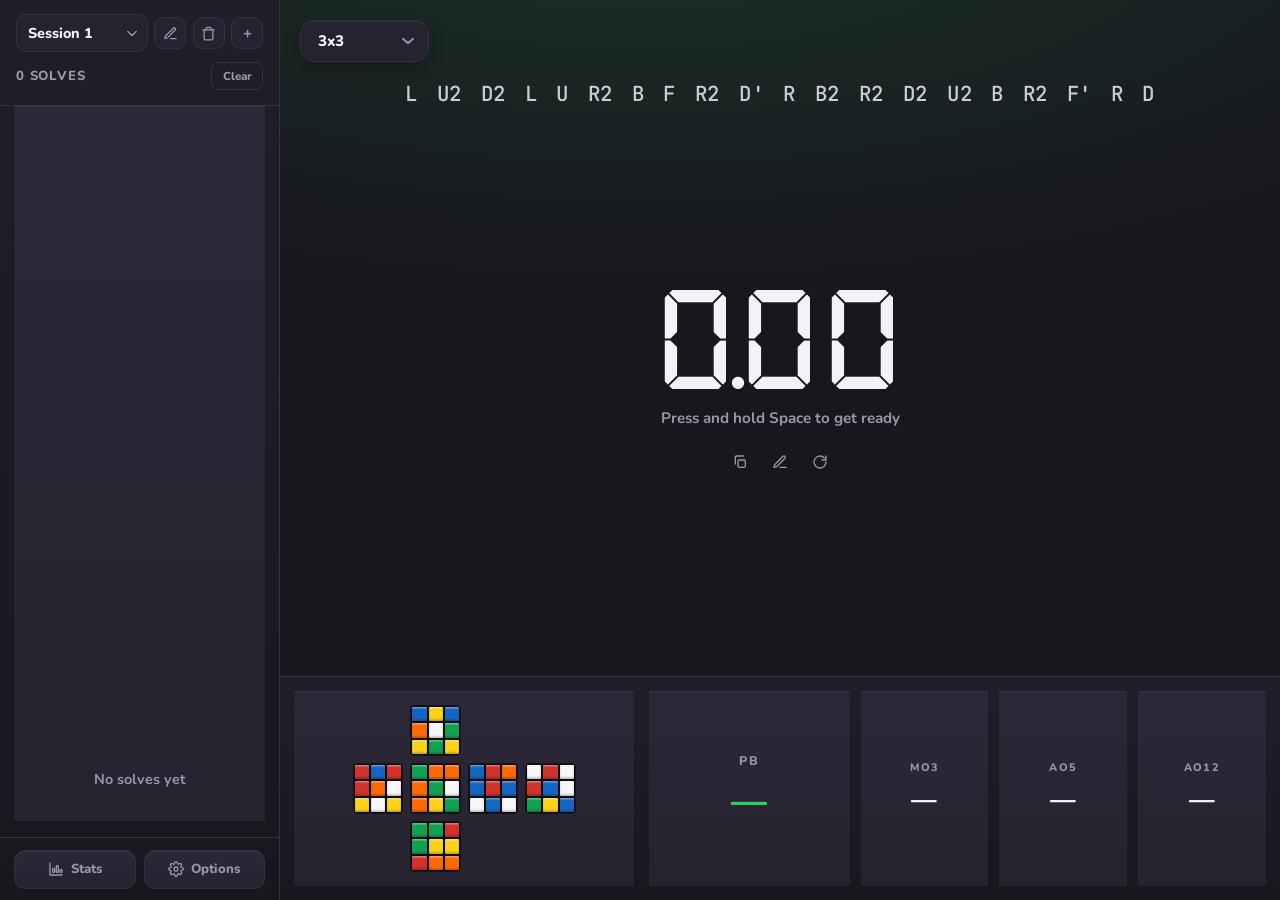
<file: index.html>
<!DOCTYPE html>
<html lang="en">
<head>
  <meta charset="UTF-8" />
  <meta name="viewport" content="width=device-width, initial-scale=1.0" />
  <meta name="theme-color" content="#18171e" />
  <title>Cube Timer</title>
  <link rel="icon" href="data:image/svg+xml,%3Csvg xmlns='http://www.w3.org/2000/svg' viewBox='0 0 32 32'%3E%3Crect width='32' height='32' rx='7' fill='%2318171e'/%3E%3Crect x='6' y='6' width='8.5' height='8.5' rx='2' fill='%23e5463b'/%3E%3Crect x='17.5' y='6' width='8.5' height='8.5' rx='2' fill='%2318b45f'/%3E%3Crect x='6' y='17.5' width='8.5' height='8.5' rx='2' fill='%232b7fff'/%3E%3Crect x='17.5' y='17.5' width='8.5' height='8.5' rx='2' fill='%23ffd21a'/%3E%3C/svg%3E" />
  <link rel="preconnect" href="https://fonts.googleapis.com" />
  <link rel="preconnect" href="https://fonts.gstatic.com" crossorigin />
  <link href="https://fonts.googleapis.com/css2?family=JetBrains+Mono:wght@400;500&family=Nunito:wght@400;600;700;800;900&display=swap" rel="stylesheet" />
  <link rel="stylesheet" href="style.css?v=26" />
</head>
<body>
  <div class="modal-backdrop settings-modal" id="settings-panel" hidden>
    <div class="modal" role="dialog" aria-modal="true">
      <button class="modal-close" id="settings-close" type="button" aria-label="Close">×</button>
      <h2 class="modal-title">Options</h2>

      <div class="opt-group">
        <span class="opt-group-label">Theme</span>
        <div class="theme-row">
          <select class="theme-select" id="theme-select">
            <option value="green">Green</option>
            <option value="ocean">Ocean</option>
            <option value="violet">Violet</option>
            <option value="rose">Rose</option>
            <option value="ember">Ember</option>
            <option value="mint">Mint</option>
            <option value="light">Light</option>
            <option value="custom">Custom</option>
          </select>
          <input type="color" class="accent-color" id="accent-color" title="Custom accent color" aria-label="Custom accent color" />
        </div>
      </div>

      <div class="opt-group">
        <span class="opt-group-label">Input</span>
        <label class="opt">
          <span>Manual time entry</span>
          <input type="checkbox" id="opt-manual" />
          <span class="switch"></span>
        </label>
      </div>

      <div class="opt-group">
        <span class="opt-group-label">Timer</span>
        <div class="opt">
          <span>Font</span>
          <select class="opt-dropdown" id="opt-timer-font">
            <option value="digital">Digital</option>
            <option value="mono">Mono</option>
            <option value="rounded">Rounded</option>
          </select>
        </div>
        <div class="opt">
          <span>While solving</span>
          <select class="opt-dropdown" id="opt-running-display">
            <option value="full">Full time</option>
            <option value="seconds">Seconds only</option>
            <option value="hidden">Hidden (“solve”)</option>
          </select>
        </div>
        <label class="opt">
          <span>WCA inspection (15s)</span>
          <input type="checkbox" id="opt-inspection" />
          <span class="switch"></span>
        </label>
        <label class="opt">
          <span>Hide interface during solve</span>
          <input type="checkbox" id="opt-hide-ui" />
          <span class="switch"></span>
        </label>
      </div>

      <div class="opt-group">
        <span class="opt-group-label">Statistics</span>
        <label class="opt">
          <span>Show mo3</span>
          <input type="checkbox" id="opt-show-mo3" />
          <span class="switch"></span>
        </label>
        <label class="opt">
          <span>Show Ao50</span>
          <input type="checkbox" id="opt-show-ao50" />
          <span class="switch"></span>
        </label>
        <label class="opt">
          <span>Show Ao100</span>
          <input type="checkbox" id="opt-show-ao100" />
          <span class="switch"></span>
        </label>
      </div>

      <div class="opt-group">
        <span class="opt-group-label">Data</span>
        <div class="data-row">
          <button class="data-btn" id="data-export" type="button">Export backup</button>
        </div>
        <div class="data-row">
          <button class="data-btn" id="data-import" type="button">Import (replace)</button>
          <button class="data-btn" id="data-merge" type="button">Merge</button>
        </div>
        <p class="opt-note"><strong>Merge</strong> combines another device's solves with yours — duplicates skipped, nothing overwritten. <strong>Import</strong> replaces everything on this device with the backup.</p>
        <p class="data-status" id="data-status" hidden></p>
        <input type="file" id="data-import-input" accept="application/json,.json" hidden />
      </div>
    </div>
  </div>

  <!-- Left sidebar: solves -->
  <aside class="sidebar" id="sidebar" aria-label="Solve history">
    <div class="sidebar-header">
      <div class="session-row">
        <select class="session-select" id="session-select" aria-label="Session"></select>
        <button class="session-btn" id="session-rename" type="button" title="Rename session" aria-label="Rename session">
          <svg viewBox="0 0 24 24" fill="none" stroke-width="2" stroke-linecap="round" stroke-linejoin="round"><path d="M12 20h9"/><path d="M16.5 3.5a2.12 2.12 0 0 1 3 3L7 19l-4 1 1-4z"/></svg>
        </button>
        <button class="session-btn danger" id="session-delete" type="button" title="Delete session" aria-label="Delete session">
          <svg viewBox="0 0 24 24" fill="none" stroke-width="2" stroke-linecap="round" stroke-linejoin="round"><path d="M3 6h18"/><path d="M8 6V4a2 2 0 0 1 2-2h4a2 2 0 0 1 2 2v2m3 0v14a2 2 0 0 1-2 2H7a2 2 0 0 1-2-2V6"/></svg>
        </button>
        <button class="session-btn" id="session-new" type="button" title="New session" aria-label="New session">+</button>
      </div>
      <div class="sidebar-sub">
        <span class="sidebar-count"><span id="sidebar-count">0</span> solves</span>
        <button class="clear-all" id="clear-all" type="button">Clear</button>
      </div>
    </div>
    <div class="pb-averages" id="pb-averages">
      <div class="pb-avg" id="pb-avg-mo3"><span class="pb-avg-label">PB mo3</span><span class="pb-avg-value" id="pb-mo3">—</span></div>
      <div class="pb-avg"><span class="pb-avg-label">PB ao5</span><span class="pb-avg-value" id="pb-ao5">—</span></div>
      <div class="pb-avg"><span class="pb-avg-label">PB ao12</span><span class="pb-avg-value" id="pb-ao12">—</span></div>
    </div>
    <div class="solve-panel">
      <div class="solve-cols" id="solve-cols" aria-hidden="true">
        <span>#</span><span>time</span><span>ao5</span><span>ao12</span>
      </div>
      <ul class="solve-list" id="solve-list"></ul>
      <p class="solve-empty" id="solve-empty">No solves yet</p>
    </div>

    <div class="sidebar-footer">
      <a class="side-btn" href="stats.html" aria-label="Statistics" title="Statistics">
        <svg viewBox="0 0 24 24" fill="none" stroke-width="2" stroke-linecap="round" stroke-linejoin="round"><path d="M3 3v18h18"/><rect x="7" y="11" width="3" height="6" rx="1"/><rect x="12.5" y="7" width="3" height="10" rx="1"/><rect x="18" y="13" width="3" height="4" rx="1"/></svg>
        Stats
      </a>
      <button class="side-btn side-settings" id="settings-toggle" type="button" aria-label="Options" title="Options">
        <svg viewBox="0 0 24 24" fill="none" stroke-width="2" stroke-linecap="round" stroke-linejoin="round"><circle cx="12" cy="12" r="3"/><path d="M19.4 15a1.65 1.65 0 0 0 .33 1.82l.06.06a2 2 0 1 1-2.83 2.83l-.06-.06a1.65 1.65 0 0 0-1.82-.33 1.65 1.65 0 0 0-1 1.51V21a2 2 0 0 1-4 0v-.09A1.65 1.65 0 0 0 9 19.4a1.65 1.65 0 0 0-1.82.33l-.06.06a2 2 0 1 1-2.83-2.83l.06-.06a1.65 1.65 0 0 0 .33-1.82 1.65 1.65 0 0 0-1.51-1H3a2 2 0 0 1 0-4h.09A1.65 1.65 0 0 0 4.6 9a1.65 1.65 0 0 0-.33-1.82l-.06-.06a2 2 0 1 1 2.83-2.83l.06.06a1.65 1.65 0 0 0 1.82.33H9a1.65 1.65 0 0 0 1-1.51V3a2 2 0 0 1 4 0v.09a1.65 1.65 0 0 0 1 1.51 1.65 1.65 0 0 0 1.82-.33l.06-.06a2 2 0 1 1 2.83 2.83l-.06.06a1.65 1.65 0 0 0-.33 1.82V9a1.65 1.65 0 0 0 1.51 1H21a2 2 0 0 1 0 4h-.09a1.65 1.65 0 0 0-1.51 1z"/></svg>
        Options
      </button>
    </div>
  </aside>

  <div class="main-col">
    <main class="app">
      <select class="puzzle-select" id="puzzle-select" aria-label="Puzzle"></select>
      <section class="scramble" id="scramble" aria-label="Scramble"></section>

      <div class="timer-wrap">
        <div class="timer" id="timer">0.00</div>
        <p class="hint" id="hint">Press and hold <kbd>Space</kbd> to get ready</p>
        <div class="manual-entry" id="manual-entry">
          <input class="manual-input" id="manual-input" type="text" inputmode="decimal" autocomplete="off" placeholder="0.00" aria-label="Enter time" />
          <span class="manual-hint">Type a time, press <kbd>Enter</kbd> · e.g. 3415 → 34.15</span>
        </div>
        <div class="scramble-tools">
          <button class="scramble-tool" id="copy-scramble" type="button" aria-label="Copy scramble" title="Copy scramble">
            <svg viewBox="0 0 24 24" fill="none" stroke-width="2" stroke-linecap="round" stroke-linejoin="round"><rect x="9" y="9" width="11" height="11" rx="2"/><path d="M5 15V5a2 2 0 0 1 2-2h10"/></svg>
          </button>
          <button class="scramble-tool" id="edit-scramble" type="button" aria-label="Enter a scramble" title="Enter a scramble">
            <svg viewBox="0 0 24 24" fill="none" stroke-width="2" stroke-linecap="round" stroke-linejoin="round"><path d="M12 20h9"/><path d="M16.5 3.5a2.12 2.12 0 0 1 3 3L7 19l-4 1 1-4z"/></svg>
          </button>
          <button class="new-scramble" id="new-scramble" type="button" aria-label="New scramble" title="New scramble">
            <svg viewBox="0 0 24 24" fill="none" stroke-width="2" stroke-linecap="round" stroke-linejoin="round"><path d="M21 12a9 9 0 1 1-2.64-6.36"/><path d="M21 3v6h-6"/></svg>
          </button>
        </div>
      </div>
    </main>

    <!-- Bottom dock -->
    <footer class="dock">
      <!-- Section 1: cube preview -->
      <section class="dock-preview" aria-label="Scramble preview">
        <div class="preview-inner" id="preview"></div>
      </section>

      <!-- Section 2: stats -->
      <section class="dock-stats" aria-label="Statistics">
        <div class="stat stat-pb" style="--outline: var(--c-F)">
          <span class="stat-label">PB</span>
          <span class="stat-value" id="stat-best">—</span>
        </div>
        <div class="stat-grid" id="stat-grid">
          <div class="stat card-mo3" style="--outline: var(--c-U)">
            <span class="stat-label">mo3</span>
            <span class="stat-value" id="stat-mo3">—</span>
          </div>
          <div class="stat" style="--outline: var(--c-B)">
            <span class="stat-label">ao5</span>
            <span class="stat-value" id="stat-ao5">—</span>
          </div>
          <div class="stat" style="--outline: var(--c-L)">
            <span class="stat-label">ao12</span>
            <span class="stat-value" id="stat-ao12">—</span>
          </div>
          <div class="stat card-ao50" style="--outline: var(--c-D)">
            <span class="stat-label">ao50</span>
            <span class="stat-value" id="stat-ao50">—</span>
          </div>
          <div class="stat card-ao100" style="--outline: var(--c-R)">
            <span class="stat-label">ao100</span>
            <span class="stat-value" id="stat-ao100">—</span>
          </div>
        </div>
      </section>
    </footer>
  </div>

  <!-- Scramble / preview modal -->
  <div class="modal-backdrop" id="scramble-modal" hidden>
    <div class="modal" role="dialog" aria-modal="true">
      <button class="modal-close" id="modal-close" type="button" aria-label="Close">×</button>
      <h3 class="modal-title" id="modal-title"></h3>
      <div class="modal-sub" id="modal-sub" hidden></div>
      <div class="modal-actions" id="modal-actions" hidden></div>
      <div class="modal-scramble" id="modal-scramble"></div>
      <div class="modal-preview" id="modal-preview"></div>
    </div>
  </div>

  <!-- Manual scramble entry modal -->
  <div class="modal-backdrop" id="scramble-edit-modal" hidden>
    <div class="modal" role="dialog" aria-modal="true">
      <button class="modal-close" id="scramble-edit-close" type="button" aria-label="Close">×</button>
      <h3 class="modal-title">Enter a scramble</h3>
      <textarea class="scramble-edit-input" id="scramble-edit-input" rows="3" spellcheck="false" placeholder="Paste or type a scramble…"></textarea>
      <div class="modal-actions">
        <button class="modal-action" id="scramble-edit-apply" type="button">Use scramble</button>
      </div>
    </div>
  </div>

  <script src="script.js?v=24"></script>
</body>
</html>
</file>
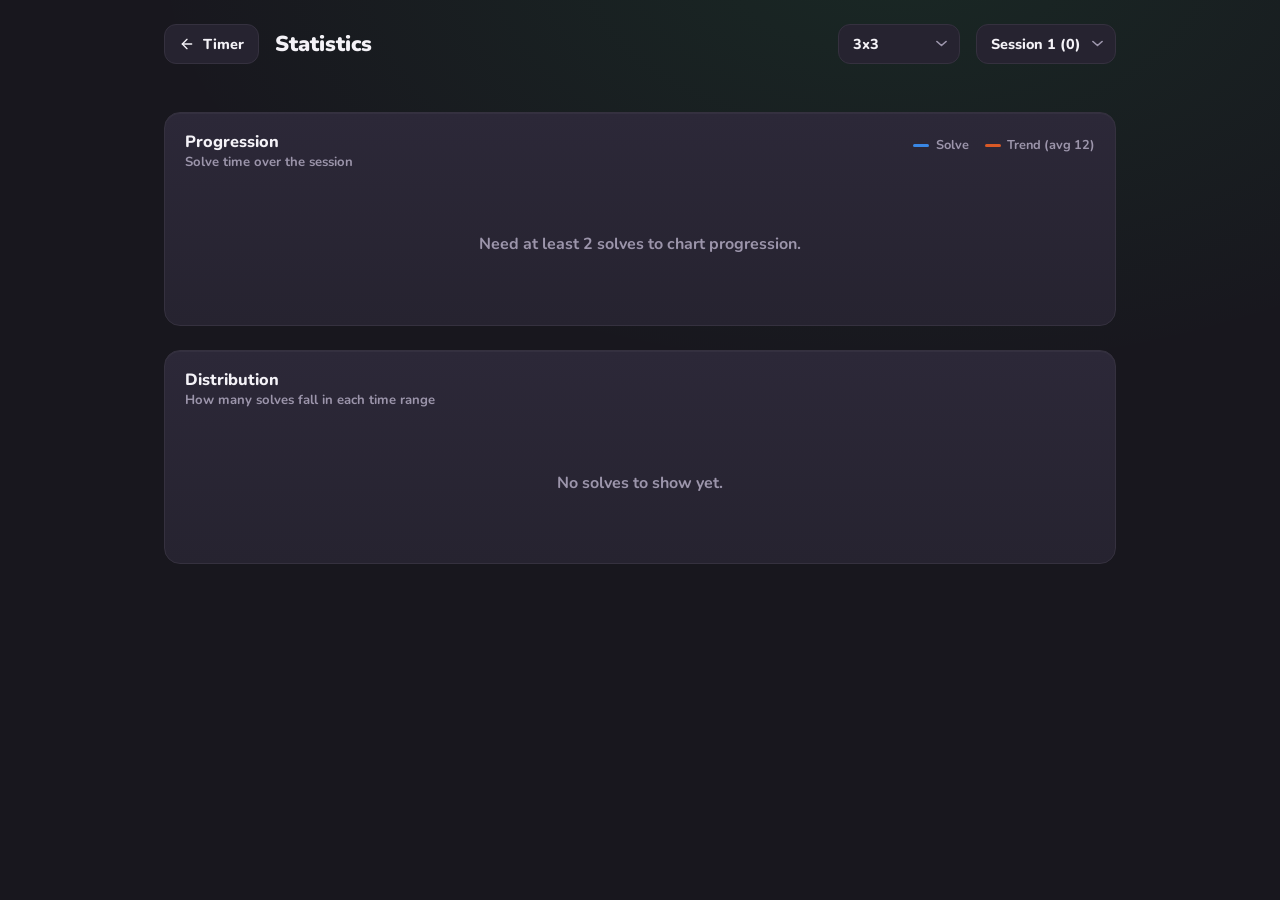
<file: stats.html>
<!DOCTYPE html>
<html lang="en">
<head>
  <meta charset="UTF-8" />
  <meta name="viewport" content="width=device-width, initial-scale=1.0" />
  <meta name="theme-color" content="#18171e" />
  <title>Cube Timer · Stats</title>
  <link rel="icon" href="data:image/svg+xml,%3Csvg xmlns='http://www.w3.org/2000/svg' viewBox='0 0 32 32'%3E%3Crect width='32' height='32' rx='7' fill='%2318171e'/%3E%3Crect x='6' y='6' width='8.5' height='8.5' rx='2' fill='%23e5463b'/%3E%3Crect x='17.5' y='6' width='8.5' height='8.5' rx='2' fill='%2318b45f'/%3E%3Crect x='6' y='17.5' width='8.5' height='8.5' rx='2' fill='%232b7fff'/%3E%3Crect x='17.5' y='17.5' width='8.5' height='8.5' rx='2' fill='%23ffd21a'/%3E%3C/svg%3E" />
  <link rel="preconnect" href="https://fonts.googleapis.com" />
  <link rel="preconnect" href="https://fonts.gstatic.com" crossorigin />
  <link href="https://fonts.googleapis.com/css2?family=Nunito:wght@400;600;700;800;900&display=swap" rel="stylesheet" />
  <link rel="stylesheet" href="stats.css?v=7" />
</head>
<body>
  <div class="wrap">
    <header class="page-head">
      <a class="back-link" href="index.html">
        <svg viewBox="0 0 24 24" fill="none" stroke-width="2" stroke-linecap="round" stroke-linejoin="round"><path d="M19 12H5"/><path d="M12 19l-7-7 7-7"/></svg>
        Timer
      </a>
      <h1>Statistics</h1>
      <select class="head-select" id="puzzle-select" aria-label="Puzzle"></select>
      <select class="head-select" id="session-select" aria-label="Session"></select>
    </header>

    <section class="kpis" id="kpis"></section>

    <figure class="chart" id="prog-chart">
      <div class="chart-head">
        <div>
          <div class="chart-title">Progression</div>
          <div class="chart-sub">Solve time over the session</div>
        </div>
        <div class="legend">
          <span class="legend-item"><span class="legend-key" style="background:var(--series-1)"></span>Solve</span>
          <span class="legend-item"><span class="legend-key" style="background:var(--series-2)"></span>Trend (avg 12)</span>
        </div>
      </div>
      <div class="plot" id="prog-plot"></div>
    </figure>

    <figure class="chart" id="dist-chart">
      <div class="chart-head">
        <div>
          <div class="chart-title">Distribution</div>
          <div class="chart-sub">How many solves fall in each time range</div>
        </div>
      </div>
      <div class="plot" id="dist-plot"></div>
    </figure>
  </div>

  <script src="stats.js?v=7"></script>
</body>
</html>
</file>
<file: style.css>
@font-face {
  font-family: "DSEG7";
  src: url("fonts/DSEG7Classic-Bold.woff2") format("woff2");
  font-weight: 700;
  font-display: swap;
}

@font-face {
  font-family: "DSEG7";
  src: url("fonts/DSEG7Classic-Regular.woff2") format("woff2");
  font-weight: 400;
  font-display: swap;
}

:root {
  /* Green colorway (default). data-theme swaps the surface + accent together. */
  --bg: #18171e;
  --panel: #201e29;
  --card: #262330;
  --card-2: #2c2838;
  --border: #35313f;
  --border-strong: #4a4557;
  --fg: #f4f2f7;
  --muted: #9c95ab;
  /* Surface-derived tokens (also swapped per surface, e.g. light mode) */
  --seam: #0d0b12;                       /* tile dividers */
  --hover: rgba(255, 255, 255, 0.05);    /* subtle row/tile hover */
  --scramble: #cfc9dc;                   /* scramble text */

  /* Accent (green). */
  --ready: #26d366;
  --accent2: #2b7fff;
  --running: #f4f2f7;
  --danger: #ff5c5c;
  --warn: #ffb020;

  --sidebar-w: 280px;
  --dock-h: 224px;

  /* Cube colors (also used as playful accents) */
  --c-U: #f7f7f7;
  --c-R: #e5463b;
  --c-F: #18b45f;
  --c-D: #ffd21a;
  --c-L: #ff7a1a;
  --c-B: #2b7fff;

  --bounce: cubic-bezier(0.34, 1.56, 0.64, 1);
}

/* ---------- Colorways (data-theme on <html>): accent + matching surface ---------- */
[data-theme="ocean"] {
  --bg: #0f151c; --panel: #172230; --card: #1d2a3a; --card-2: #223245;
  --border: #2c3f56; --border-strong: #3d5470; --fg: #eef4fb; --muted: #8fa3bb;
  --seam: #070b10; --scramble: #b9c6d8;
  --ready: #38bdf8; --accent2: #6366f1;
}

[data-theme="violet"] {
  --bg: #15121f; --panel: #1f1a2e; --card: #271f3a; --card-2: #2d2444;
  --border: #3a2f57; --border-strong: #4f4177; --fg: #f2eefb; --muted: #a396bf;
  --seam: #0a0812; --scramble: #c8bce0;
  --ready: #a78bfa; --accent2: #f472b6;
}

[data-theme="rose"] {
  --bg: #1a1016; --panel: #271722; --card: #31202c; --card-2: #3a2634;
  --border: #4a3040; --border-strong: #64425a; --fg: #fbeef4; --muted: #bf94a8;
  --seam: #100810; --scramble: #e2b8ca;
  --ready: #fb6f92; --accent2: #fb923c;
}

[data-theme="ember"] {
  --bg: #17130d; --panel: #241d13; --card: #2d2418; --card-2: #362b1d;
  --border: #443626; --border-strong: #5f4c34; --fg: #f8f0e6; --muted: #b8a488;
  --seam: #0d0a06; --scramble: #d8cbb8;
  --ready: #ff9f43; --accent2: #f43f5e;
}

[data-theme="mint"] {
  --bg: #101816; --panel: #172420; --card: #1d2e28; --card-2: #223730;
  --border: #2c463d; --border-strong: #3d6155; --fg: #eafaf4; --muted: #92b3a7;
  --seam: #060c0a; --scramble: #a9d2c6;
  --ready: #2dd4bf; --accent2: #4ade80;
}

[data-theme="light"] {
  --bg: #eceef2; --panel: #f7f8fa; --card: #ffffff; --card-2: #fbfcfd;
  --border: #dee1e7; --border-strong: #c2c7d0; --fg: #1b1d24; --muted: #6b7280;
  --seam: #d7dae1; --hover: rgba(0, 0, 0, 0.05); --scramble: #3a4049;
  --ready: #16a34a; --accent2: #2563eb;
}

* {
  box-sizing: border-box;
  margin: 0;
  padding: 0;
}

html, body {
  height: 100%;
}

body {
  color: var(--fg);
  font-family: "Nunito", -apple-system, BlinkMacSystemFont, "Segoe UI", Roboto, sans-serif;
  font-weight: 600;
  -webkit-font-smoothing: antialiased;
  user-select: none;
  display: flex;
  height: 100vh;
  background:
    radial-gradient(130% 72% at 50% -12%, color-mix(in srgb, var(--ready) 15%, transparent), transparent 60%),
    var(--bg);
  background-repeat: no-repeat;
}

/* ---------- Icon buttons (shared) ---------- */
.icon-btn svg,
.settings-toggle svg,
.new-scramble svg {
  width: 20px;
  height: 20px;
  stroke: currentColor;
}

/* ---------- Sidebar footer: Stats + Options ---------- */
.sidebar-footer {
  display: flex;
  gap: 0.5rem;
  padding: 0.7rem 0.9rem;
  border-top: 1px solid var(--border);
}

.side-btn {
  flex: 1;
  min-width: 0;
  display: flex;
  align-items: center;
  justify-content: center;
  gap: 0.45rem;
  padding: 0.6rem 0.6rem;
  background: linear-gradient(180deg, var(--card-2), var(--card));
  border: 1px solid var(--border);
  border-radius: 11px;
  color: var(--muted);
  font-family: inherit;
  font-size: 0.82rem;
  font-weight: 800;
  letter-spacing: 0.01em;
  cursor: pointer;
  text-decoration: none;
  box-shadow: inset 0 1px 0 rgba(255, 255, 255, 0.05);
  transition: color 0.16s ease, border-color 0.16s ease, background 0.16s ease, transform 0.16s var(--bounce);
}

.side-btn svg {
  width: 16px;
  height: 16px;
  stroke: currentColor;
  transition: transform 0.3s var(--bounce);
}

.side-btn:hover {
  color: var(--fg);
  border-color: var(--border-strong);
  transform: translateY(-1px);
}

.side-settings:hover svg { transform: rotate(60deg); }

@keyframes pop {
  from { opacity: 0; transform: translateY(-6px) scale(0.97); }
  to { opacity: 1; transform: none; }
}

.opt-group {
  margin-bottom: 1.25rem;
}

.opt-group:last-child {
  margin-bottom: 0;
}

.opt-group-label {
  display: block;
  font-size: 0.68rem;
  font-weight: 800;
  text-transform: uppercase;
  letter-spacing: 0.13em;
  color: var(--muted);
  opacity: 0.7;
  margin-bottom: 0.15rem;
}

/* Theme: colorway dropdown + custom-accent swatch */
.theme-row {
  display: flex;
  align-items: stretch;
  gap: 0.4rem;
  margin-top: 0.6rem;
}

.theme-select {
  flex: 1;
  min-width: 0;
  appearance: none;
  -webkit-appearance: none;
  background-color: var(--card);
  color: var(--fg);
  border: 1px solid var(--border);
  border-radius: 10px;
  padding: 0.55rem 2rem 0.55rem 0.75rem;
  font-size: 0.9rem;
  font-weight: 700;
  font-family: inherit;
  cursor: pointer;
  background-image: url("data:image/svg+xml;utf8,<svg xmlns='http://www.w3.org/2000/svg' viewBox='0 0 12 8' fill='none' stroke='%239c95ab' stroke-width='1.8' stroke-linecap='round' stroke-linejoin='round'><path d='M1 1.75 6 6.25 11 1.75'/></svg>");
  background-repeat: no-repeat;
  background-position: right 0.7rem center;
  background-size: 0.65rem;
  transition: border-color 0.15s ease;
}

.theme-select:hover {
  border-color: var(--border-strong);
}

.theme-select option {
  background: var(--panel);
  color: var(--fg);
}

.accent-color {
  flex-shrink: 0;
  width: 40px;
  padding: 0;
  border: 1px solid var(--border);
  border-radius: 10px;
  background: var(--card);
  cursor: pointer;
}

.accent-color:hover { border-color: var(--border-strong); }
.accent-color::-webkit-color-swatch-wrapper { padding: 3px; }
.accent-color::-webkit-color-swatch { border: none; border-radius: 7px; }
.accent-color::-moz-color-swatch { border: none; border-radius: 7px; }

/* Data (backup) controls */
.data-row {
  display: flex;
  gap: 0.6rem;
  margin-top: 0.55rem;
}

.data-btn {
  flex: 1;
  padding: 0.62rem 0.8rem;
  border-radius: 10px;
  background: var(--card);
  color: var(--fg);
  border: 1px solid var(--border);
  font-family: inherit;
  font-weight: 800;
  font-size: 0.85rem;
  cursor: pointer;
  transition: border-color 0.15s ease, background 0.15s ease;
}

.data-btn:hover {
  border-color: var(--border-strong);
  background: var(--card-2);
}

.opt-note {
  margin-top: 0.55rem;
  font-size: 0.75rem;
  font-weight: 600;
  line-height: 1.45;
  color: var(--muted);
}

.opt-note strong {
  color: var(--fg);
  font-weight: 800;
}

.data-status {
  margin-top: 0.5rem;
  font-size: 0.8rem;
  font-weight: 700;
  color: var(--ready);
}

.data-status.err {
  color: var(--danger);
}

.opt {
  display: flex;
  align-items: center;
  justify-content: space-between;
  gap: 1rem;
  padding: 0.55rem 0;
  font-size: 0.92rem;
  font-weight: 700;
  cursor: pointer;
}

.opt input {
  position: absolute;
  opacity: 0;
  pointer-events: none;
}

.opt .switch {
  flex-shrink: 0;
  width: 40px;
  height: 23px;
  background: var(--border);
  border-radius: 999px;
  position: relative;
  transition: background 0.2s ease;
}

.opt .switch::after {
  content: "";
  position: absolute;
  top: 2px;
  left: 2px;
  width: 19px;
  height: 19px;
  background: var(--fg);
  border-radius: 50%;
  transition: transform 0.2s var(--bounce);
}

.opt input:checked + .switch {
  background: var(--ready);
}

.opt input:checked + .switch::after {
  transform: translateX(17px);
}

/* Inline dropdown for option rows (timer font / while solving) */
.opt-dropdown {
  appearance: none;
  -webkit-appearance: none;
  background-color: var(--card);
  color: var(--fg);
  border: 1px solid var(--border);
  border-radius: 9px;
  padding: 0.4rem 1.9rem 0.4rem 0.65rem;
  font-size: 0.82rem;
  font-weight: 700;
  font-family: inherit;
  cursor: pointer;
  background-image: url("data:image/svg+xml;utf8,<svg xmlns='http://www.w3.org/2000/svg' viewBox='0 0 12 8' fill='none' stroke='%239c95ab' stroke-width='1.8' stroke-linecap='round' stroke-linejoin='round'><path d='M1 1.75 6 6.25 11 1.75'/></svg>");
  background-repeat: no-repeat;
  background-position: right 0.6rem center;
  background-size: 0.6rem;
  transition: border-color 0.15s ease;
}

.opt-dropdown:hover { border-color: var(--border-strong); }
.opt-dropdown option { background: var(--panel); color: var(--fg); }

/* ---------- Left sidebar (solves) ---------- */
.sidebar {
  width: var(--sidebar-w);
  flex-shrink: 0;
  height: 100%;
  background: linear-gradient(180deg, var(--panel), var(--bg));
  border-right: 1px solid var(--border);
  display: flex;
  flex-direction: column;
}

.sidebar-header {
  display: flex;
  flex-direction: column;
  gap: 0.6rem;
  padding: 0.9rem 1rem;
  border-bottom: 1px solid var(--border);
}

.session-row {
  display: flex;
  align-items: center;
  gap: 0.4rem;
}

.session-select {
  flex: 1;
  min-width: 0;
  appearance: none;
  -webkit-appearance: none;
  background-color: var(--card);
  color: var(--fg);
  border: 1px solid var(--border);
  border-radius: 10px;
  padding: 0.5rem 1.9rem 0.5rem 0.7rem;
  font-size: 0.9rem;
  font-weight: 800;
  font-family: inherit;
  cursor: pointer;
  text-overflow: ellipsis;
  background-image: url("data:image/svg+xml;utf8,<svg xmlns='http://www.w3.org/2000/svg' viewBox='0 0 12 8' fill='none' stroke='%239c95ab' stroke-width='1.8' stroke-linecap='round' stroke-linejoin='round'><path d='M1 1.75 6 6.25 11 1.75'/></svg>");
  background-repeat: no-repeat;
  background-position: right 0.6rem center;
  background-size: 0.65rem;
  transition: border-color 0.15s ease;
}

.session-select:hover {
  border-color: var(--border-strong);
}

.session-btn {
  flex-shrink: 0;
  width: 32px;
  height: 32px;
  display: flex;
  align-items: center;
  justify-content: center;
  background: var(--card);
  border: 1px solid var(--border);
  border-radius: 9px;
  color: var(--muted);
  font-size: 0.95rem;
  font-weight: 800;
  font-family: inherit;
  line-height: 1;
  cursor: pointer;
  transition: color 0.15s ease, border-color 0.15s ease, background 0.15s ease;
}

.session-btn:hover {
  color: var(--fg);
  border-color: var(--border-strong);
  background: var(--card-2);
}

.session-btn.danger:hover {
  color: var(--danger);
  border-color: var(--danger);
}

.session-btn svg {
  width: 15px;
  height: 15px;
  stroke: currentColor;
}

.sidebar-sub {
  display: flex;
  align-items: center;
  justify-content: space-between;
}

.sidebar-count {
  color: var(--muted);
  font-size: 0.82rem;
  font-weight: 800;
  text-transform: uppercase;
  letter-spacing: 0.06em;
}

.clear-all {
  background: none;
  border: 1px solid var(--border);
  color: var(--muted);
  border-radius: 8px;
  padding: 0.32rem 0.65rem;
  font-size: 0.72rem;
  font-weight: 800;
  font-family: inherit;
  cursor: pointer;
  transition: color 0.15s ease, border-color 0.15s ease, background 0.15s ease;
}

.clear-all:hover {
  color: var(--danger);
  border-color: var(--danger);
  background: rgba(255, 92, 92, 0.08);
}

/* Best-average strip above the solve list — stacked tiles matching the bottom dock */
.pb-averages {
  display: flex;
  flex-direction: column;
  gap: 1.5px; /* black seams between tiles, like the bottom stat grid */
  margin: 1.05rem 0.9rem 0.9rem;
  background: var(--seam);
}

/* Solve area — same tile material as the PB strip / bottom dock */
.solve-panel {
  flex: 1;
  min-height: 0;
  display: flex;
  flex-direction: column;
  margin: 0 0.9rem 1rem;
  background: linear-gradient(180deg, var(--card-2), var(--card));
  box-shadow: inset 0 1px 0 rgba(255, 255, 255, 0.05);
}

.pb-avg {
  display: flex;
  align-items: baseline;
  justify-content: space-between;
  gap: 0.5rem;
  padding: 0.5rem 0.85rem;
  background: linear-gradient(180deg, var(--card-2), var(--card));
  box-shadow: inset 0 1px 0 rgba(255, 255, 255, 0.05);
}

.pb-avg-label {
  color: var(--muted);
  font-size: 0.66rem;
  font-weight: 800;
  text-transform: uppercase;
  letter-spacing: 0.08em;
}

.pb-avg-value {
  font-weight: 800;
  font-size: 0.95rem;
  font-variant-numeric: tabular-nums;
  color: var(--fg);
}

/* csTimer-style grid: #  |  time  |  ao5  |  ao12 */
.solve-cols,
.solve-item {
  display: grid;
  grid-template-columns: 1.5rem 1fr 1fr 1fr;
  gap: 0.3rem;
  align-items: center;
}

.solve-cols {
  padding: 0.5rem 0.7rem 0.45rem;
  border-bottom: 1px solid var(--border);
  color: var(--muted);
  font-size: 0.6rem;
  font-weight: 800;
  text-transform: uppercase;
  letter-spacing: 0.07em;
}

.solve-cols span { text-align: right; }
.solve-cols span:first-child { text-align: left; }

.solve-list {
  list-style: none;
  overflow-y: auto;
  flex: 1;
  min-height: 0;
  padding: 0.3rem 0.3rem;
  scrollbar-width: none; /* Firefox */
}

.solve-list::-webkit-scrollbar { width: 0; height: 0; } /* WebKit */

.solve-item {
  padding: 0.22rem 0.4rem;
  border-radius: 6px;
  font-variant-numeric: tabular-nums;
  cursor: pointer;
  transition: background 0.14s ease;
}

.solve-item:hover {
  background: var(--hover);
}

.solve-index {
  color: var(--muted);
  font-size: 0.68rem;
  font-weight: 700;
  text-align: left;
}

.solve-single {
  font-weight: 800;
  font-size: 0.86rem;
  text-align: right;
}

.solve-single.best { color: var(--ready); }
.solve-single.dnf { color: var(--muted); }

.solve-ao {
  color: var(--muted);
  font-size: 0.76rem;
  font-weight: 700;
  text-align: right;
}

.solve-ao.best { color: var(--ready); }

/* ---------- Solve popup: ao subtitle + +2 / DNF / delete ---------- */
.modal-sub {
  margin-top: -0.4rem;
  margin-bottom: 0.9rem;
  color: var(--muted);
  font-size: 0.85rem;
  font-weight: 700;
  font-variant-numeric: tabular-nums;
}

.modal-actions {
  display: flex;
  gap: 0.5rem;
  margin-bottom: 1.2rem;
}

.modal-action {
  flex: 1;
  background: var(--card);
  border: 1px solid var(--border);
  color: var(--fg);
  border-radius: 10px;
  padding: 0.5rem 0.6rem;
  font-size: 0.85rem;
  font-weight: 800;
  font-family: inherit;
  cursor: pointer;
  transition: color 0.14s ease, border-color 0.14s ease, background 0.14s ease;
}

.modal-action:hover {
  border-color: var(--border-strong);
  background: var(--card-2);
}

.modal-action.pen.active {
  border-color: var(--warn);
  color: var(--warn);
  background: rgba(255, 176, 32, 0.12);
}

.modal-action.dnf.active {
  border-color: var(--danger);
  color: var(--danger);
  background: rgba(255, 92, 92, 0.12);
}

.modal-action.del:hover {
  border-color: var(--danger);
  color: var(--danger);
  background: rgba(255, 92, 92, 0.1);
}

.solve-empty {
  color: var(--muted);
  text-align: center;
  padding: 2rem 1.25rem;
  font-size: 0.9rem;
  font-weight: 700;
}

/* ---------- Main column ---------- */
.main-col {
  flex: 1;
  min-width: 0;
  display: flex;
  flex-direction: column;
}

.app {
  flex: 1;
  min-height: 0;
  display: flex;
  flex-direction: column;
  align-items: center;
  padding: 1.25rem 1.5rem;
  position: relative;
}

/* Puzzle selector */
.puzzle-select {
  position: absolute;
  top: 1.25rem;
  left: 1.25rem;
  appearance: none;
  -webkit-appearance: none;
  background-color: var(--card);
  color: var(--fg);
  border: 1px solid var(--border);
  border-radius: 14px;
  padding: 0.62rem 2.3rem 0.62rem 1.05rem;
  font-size: 0.95rem;
  font-weight: 800;
  font-family: inherit;
  cursor: pointer;
  box-shadow: 0 6px 16px rgba(0, 0, 0, 0.22), inset 0 1px 0 rgba(255, 255, 255, 0.04);
  background-image: url("data:image/svg+xml;utf8,<svg xmlns='http://www.w3.org/2000/svg' viewBox='0 0 12 8' fill='none' stroke='%239c95ab' stroke-width='1.8' stroke-linecap='round' stroke-linejoin='round'><path d='M1 1.75 6 6.25 11 1.75'/></svg>");
  background-repeat: no-repeat;
  background-position: right 0.85rem center;
  background-size: 0.72rem;
  transition: border-color 0.18s ease, background-color 0.18s ease, box-shadow 0.18s ease, transform 0.18s var(--bounce);
}

.puzzle-select:hover {
  border-color: var(--border-strong);
  background-color: var(--card-2);
  transform: translateY(-1px);
}

.puzzle-select:focus-visible {
  outline: none;
  border-color: var(--ready);
  box-shadow: 0 0 0 3px rgba(38, 211, 102, 0.2);
}

.puzzle-select option {
  background: var(--panel);
  color: var(--fg);
  font-weight: 600;
}

/* Scramble */
.scramble {
  margin-top: 3.5rem;
  width: min(82vw, 780px);
  flex-shrink: 0;
  max-height: 42vh;
  overflow-y: auto;
  text-align: center;
  font-family: "JetBrains Mono", "SF Mono", ui-monospace, "Menlo", monospace;
  font-size: clamp(0.9rem, 2.1vw, 1.3rem);
  font-weight: 500;
  letter-spacing: 0.03em;
  line-height: 1.75;
  color: var(--scramble);
  word-spacing: 0.3em;
}

.scramble .move {
  display: inline-block;
}

/* Timer */
.timer-wrap {
  flex: 1;
  display: flex;
  flex-direction: column;
  align-items: center;
  justify-content: center;
  gap: 1.15rem;
}

.timer {
  font-family: "DSEG7", ui-monospace, monospace;
  font-weight: 700;
  font-size: clamp(2.4rem, 9vw, 6.2rem);
  line-height: 1;
  letter-spacing: 0.02em;
  color: var(--fg);
  transition: color 0.12s ease;
}

/* Timer font choices (data-timer-font on <html>); Digital (DSEG7) is default */
[data-timer-font="mono"] .timer {
  font-family: "JetBrains Mono", ui-monospace, monospace;
  font-weight: 700;
  letter-spacing: 0;
}

[data-timer-font="rounded"] .timer {
  font-family: "Nunito", sans-serif;
  font-weight: 900;
  letter-spacing: 0;
}

.timer.holding {
  color: var(--danger);
}

/* WCA inspection countdown: neutral, then amber at 8s, red at 12s */
.timer.insp { color: var(--fg); }
.timer.insp.insp-warn { color: var(--warn); }
.timer.insp.insp-danger { color: var(--danger); }

/* Manual scramble entry textarea */
.scramble-edit-input {
  width: 100%;
  margin-bottom: 1.1rem;
  padding: 0.7rem 0.85rem;
  background: var(--card);
  color: var(--fg);
  border: 1px solid var(--border);
  border-radius: 10px;
  font-family: "JetBrains Mono", ui-monospace, monospace;
  font-size: 0.95rem;
  font-weight: 500;
  line-height: 1.6;
  resize: vertical;
  min-height: 3.4rem;
}

.scramble-edit-input:focus { outline: none; border-color: var(--ready); }

/* Transient toast (e.g. "Scramble copied") */
.toast {
  position: fixed;
  left: 50%;
  bottom: 2rem;
  transform: translateX(-50%) translateY(10px);
  background: var(--card);
  color: var(--fg);
  border: 1px solid var(--border);
  padding: 0.55rem 1rem;
  border-radius: 10px;
  font-size: 0.85rem;
  font-weight: 700;
  box-shadow: 0 12px 30px rgba(0, 0, 0, 0.45);
  opacity: 0;
  pointer-events: none;
  transition: opacity 0.18s ease, transform 0.18s ease;
  z-index: 80;
}

.toast.show { opacity: 1; transform: translateX(-50%) translateY(0); }

.timer.ready {
  color: var(--ready);
}

.timer.running {
  color: var(--fg);
}

.timer.solve-label {
  font-family: "Nunito", sans-serif;
  color: var(--muted);
  font-size: clamp(2rem, 7vw, 5rem);
  font-weight: 800;
  letter-spacing: 0.03em;
}

.hint {
  color: var(--muted);
  font-size: 0.95rem;
  font-weight: 700;
  min-height: 1.2em;
}

/* Manual time entry */
.manual-entry {
  display: none;
  flex-direction: column;
  align-items: center;
  gap: 0.6rem;
}

body.manual .manual-entry {
  display: flex;
}

body.manual .hint {
  display: none;
}

.manual-input {
  font-family: "JetBrains Mono", ui-monospace, monospace;
  font-size: 1.5rem;
  font-weight: 600;
  text-align: center;
  letter-spacing: 0.08em;
  width: 220px;
  max-width: 70vw;
  color: var(--fg);
  background: var(--card);
  border: 1px solid var(--border);
  border-radius: 12px;
  padding: 0.6rem 1rem;
  transition: border-color 0.15s ease, box-shadow 0.15s ease;
}

.manual-input::placeholder {
  color: var(--muted);
  opacity: 0.5;
}

.manual-input:focus {
  outline: none;
  border-color: var(--ready);
  box-shadow: 0 0 0 3px rgba(38, 211, 102, 0.2);
}

.manual-hint {
  color: var(--muted);
  font-size: 0.85rem;
  font-weight: 700;
}

.manual-input.shake {
  animation: shake 0.32s ease;
  border-color: var(--danger);
}

@keyframes shake {
  0%, 100% { transform: translateX(0); }
  20%, 60% { transform: translateX(-6px); }
  40%, 80% { transform: translateX(6px); }
}

kbd {
  background: var(--card);
  border: 1px solid var(--border);
  border-bottom-width: 2px;
  border-radius: 7px;
  padding: 0.12em 0.5em;
  font-family: inherit;
  font-weight: 800;
  font-size: 0.82em;
}

/* New scramble icon button — bare icon, no chrome */
.scramble-tools {
  display: flex;
  align-items: center;
  gap: 0.5rem;
}

.scramble-tool {
  background: none;
  color: var(--muted);
  border: none;
  width: 32px;
  height: 32px;
  cursor: pointer;
  display: flex;
  align-items: center;
  justify-content: center;
  transition: color 0.16s ease, transform 0.16s var(--bounce);
}

.scramble-tool svg { width: 16px; height: 16px; stroke: currentColor; }
.scramble-tool:hover { color: var(--fg); transform: translateY(-1px); }
.scramble-tool.copied { color: var(--ready); }

.new-scramble {
  background: none;
  color: var(--muted);
  border: none;
  box-shadow: none;
  width: 32px;
  height: 32px;
  cursor: pointer;
  display: flex;
  align-items: center;
  justify-content: center;
  transition: color 0.18s ease, transform 0.5s var(--bounce);
}

.new-scramble svg {
  width: 16px;
  height: 16px;
}

.new-scramble:hover {
  color: var(--fg);
  transform: rotate(-180deg);
}

.new-scramble:active {
  transform: rotate(-180deg) scale(0.9);
}

/* ---------- Bottom dock ---------- */
.dock {
  flex-shrink: 0;
  height: var(--dock-h);
  display: flex;
  gap: 0.9rem;
  padding: 0.9rem;
  border-top: 1px solid var(--border);
  background: linear-gradient(180deg, var(--panel), var(--bg));
}

/* Section 1: cube preview — a card, matching the sidebar panels */
.dock-preview {
  width: 340px;
  flex-shrink: 0;
  display: flex;
  padding: 0.85rem;
  background: linear-gradient(180deg, var(--card-2), var(--card));
  box-shadow: inset 0 1px 0 rgba(255, 255, 255, 0.05);
  cursor: zoom-in;
}

.preview-inner {
  flex: 1;
  min-width: 0;
  min-height: 0;
  display: flex;
  align-items: center;
  justify-content: center;
  transition: transform 0.2s var(--bounce);
}

.dock-preview:hover .preview-inner {
  transform: scale(1.04);
}

.cube-net {
  height: 100%;
  aspect-ratio: 4 / 3;
  max-width: 100%;
  display: grid;
  grid-template-columns: repeat(4, 1fr);
  grid-template-rows: repeat(3, 1fr);
  gap: 7px;
}

/* SVG nets (Pyraminx / Skewb) — sized like the cube net; aspect-ratio set inline */
.pzl-net {
  height: 100%;
  max-width: 100%;
  margin: auto;
}

.pzl-net svg {
  width: 100%;
  height: 100%;
  display: block;
  overflow: visible;
}

.cube-net .face {
  display: grid;
  gap: 2px;
  padding: 2px;
  background: var(--seam);
  border-radius: 5px;
  overflow: hidden;
  box-shadow: inset 0 0 0 1px rgba(255, 255, 255, 0.03);
}

.cube-net .sticker {
  border-radius: 1px; /* flat edges/corners so pieces read cleanly on big cubes */
  box-shadow: inset 0 1.5px 1px rgba(255, 255, 255, 0.35), inset 0 -1.5px 2px rgba(0, 0, 0, 0.25);
}

.no-preview {
  color: var(--muted);
  text-align: center;
  font-size: 0.95rem;
  font-weight: 800;
  display: flex;
  flex-direction: column;
  gap: 0.35rem;
  margin: auto;
}

.no-preview span {
  font-size: 0.78rem;
  font-weight: 600;
  opacity: 0.75;
}

/* Section 2: stats */
.dock-stats {
  flex: 1;
  display: flex;
  align-items: stretch;
  /* dock background shows through as margins between the tiles */
  gap: 0.7rem;
  padding: 0;
  background: transparent;
}

.stat {
  --outline: var(--border);
  background: linear-gradient(180deg, var(--card-2), var(--card));
  padding: 0.85rem 1rem;
  display: flex;
  flex-direction: column;
  align-items: center;
  justify-content: center;
  gap: 0.45rem;
  box-shadow: inset 0 1px 0 rgba(255, 255, 255, 0.05);
  transition: background 0.2s ease;
}

.stat:hover {
  background: linear-gradient(180deg, var(--card-2), var(--card-2));
}

.stat-pb {
  flex: 1;
  gap: 0.5rem;
}

.stat-grid {
  flex: 2.4;
  display: grid;
  grid-template-columns: repeat(3, 1fr);
  grid-template-rows: 1fr;
  gap: 0.7rem;
  background: transparent;
}

.stat-grid .card-mo3,
.stat-grid .card-ao50,
.stat-grid .card-ao100 {
  display: none;
}

.stat-grid.show-mo3 .card-mo3,
.stat-grid.show-ao50 .card-ao50,
.stat-grid.show-ao100 .card-ao100 {
  display: flex;
}

.stat-grid[data-cols="2"] {
  grid-template-columns: repeat(2, 1fr);
}

.stat-grid[data-cols="4"] {
  grid-template-columns: repeat(4, 1fr);
}

.stat-grid[data-cols="5"] {
  grid-template-columns: repeat(5, 1fr);
}

.stat-grid[data-cols="4"] .stat-label,
.stat-grid[data-cols="5"] .stat-label {
  font-size: 0.6rem;
  letter-spacing: 0.05em;
  white-space: nowrap;
}

.stat-label {
  color: var(--muted);
  font-size: 0.68rem;
  font-weight: 800;
  text-transform: uppercase;
  letter-spacing: 0.11em;
}

.stat-value {
  font-variant-numeric: tabular-nums;
  font-feature-settings: "tnum" 1;
  font-size: 1.6rem;
  font-weight: 800;
}

.stat-pb .stat-label {
  font-size: 0.78rem;
}

.stat-pb .stat-value {
  font-size: clamp(1.5rem, 2.8vw, 2.4rem);
  color: var(--ready);
}

/* ---------- Scramble / preview modal ---------- */
.modal-backdrop {
  position: fixed;
  inset: 0;
  background: rgba(10, 8, 14, 0.72);
  display: flex;
  align-items: center;
  justify-content: center;
  padding: 1.5rem;
  z-index: 60;
  backdrop-filter: blur(4px);
}

.modal-backdrop[hidden] {
  display: none;
}

.modal {
  position: relative;
  background: linear-gradient(180deg, var(--card-2), var(--card));
  border: 1px solid var(--border);
  border-radius: 20px;
  padding: 1.6rem 1.85rem 1.9rem;
  width: min(92vw, 470px);
  box-shadow: 0 28px 60px rgba(0, 0, 0, 0.55), inset 0 1px 0 rgba(255, 255, 255, 0.05);
  animation: pop 0.2s var(--bounce);
}

.modal-close {
  position: absolute;
  top: 0.85rem;
  right: 1rem;
  background: none;
  border: none;
  color: var(--muted);
  font-size: 1.5rem;
  line-height: 1;
  cursor: pointer;
  transition: color 0.15s ease, transform 0.15s ease;
}

.modal-close:hover {
  color: var(--fg);
  transform: scale(1.15);
}

.modal-title {
  font-size: 1.05rem;
  font-weight: 800;
  margin-bottom: 1rem;
  padding-right: 1.5rem;
}

.modal-scramble {
  font-family: "JetBrains Mono", "SF Mono", ui-monospace, "Menlo", monospace;
  font-size: 0.95rem;
  font-weight: 500;
  line-height: 1.75;
  letter-spacing: 0.03em;
  word-spacing: 0.28em;
  color: var(--scramble);
  text-align: center;
  max-height: 30vh;
  overflow-y: auto;
}

.modal-preview {
  height: 250px;
  margin-top: 1.4rem;
  display: flex;
  align-items: center;
  justify-content: center;
}

.modal-preview:empty {
  display: none;
}

/* ---------- Confetti (new PB celebration) ---------- */
.confetti-canvas {
  position: fixed;
  inset: 0;
  width: 100%;
  height: 100%;
  pointer-events: none;
  z-index: 100;
}

/* ---------- Focus mode (hide interface while solving) ---------- */
body.solving .sidebar,
body.solving .dock,
body.solving .scramble,
body.solving .puzzle-select,
body.solving .new-scramble,
body.solving .hint,
body.solving .settings-toggle,
body.solving .stats-link,
body.solving .settings-modal {
  display: none;
}

/* ---------- Responsive ---------- */
@media (max-width: 820px) {
  body {
    flex-direction: column;
    height: auto;
    min-height: 100vh;
  }
  .sidebar {
    width: 100%;
    height: 180px;
    order: 3;
    border-right: none;
    border-top: 1px solid var(--border);
  }
  .main-col {
    order: 1;
  }
  .dock {
    flex-direction: column;
    height: auto;
  }
  .dock-preview {
    width: 100%;
    height: 180px;
    border-right: none;
    border-bottom: 1px solid var(--border);
  }
  .stat {
    padding: 0.6rem 0.5rem;
  }
  .stat-grid {
    gap: 1.5px;
  }
  .stat-grid[data-cols] {
    grid-template-columns: repeat(2, 1fr);
  }
  .stat-value {
    font-size: 1.15rem;
  }
  .stat-pb .stat-value {
    font-size: clamp(1.6rem, 8vw, 2.4rem);
  }
}
</file>
<file: stats.css>
:root {
  --bg: #18171e;
  --panel: #201e29;
  --card: #262330;
  --card-2: #2c2838;
  --border: #35313f;
  --border-strong: #4a4557;
  --fg: #f4f2f7;
  --muted: #9c95ab;
  --ready: #26d366;

  /* chart ink / chrome */
  --grid: rgba(255, 255, 255, 0.06);
  --axis: rgba(255, 255, 255, 0.16);
  /* CVD-safe series pair (blue + orange) */
  --series-1: #3987e5;
  --series-2: #d95926;
}

/* ---------- Colorways (shared with the timer page via data-theme) ---------- */
[data-theme="ocean"] {
  --bg: #0f151c; --panel: #172230; --card: #1d2a3a; --card-2: #223245;
  --border: #2c3f56; --border-strong: #3d5470; --fg: #eef4fb; --muted: #8fa3bb;
  --ready: #38bdf8;
}
[data-theme="violet"] {
  --bg: #15121f; --panel: #1f1a2e; --card: #271f3a; --card-2: #2d2444;
  --border: #3a2f57; --border-strong: #4f4177; --fg: #f2eefb; --muted: #a396bf;
  --ready: #a78bfa;
}
[data-theme="rose"] {
  --bg: #1a1016; --panel: #271722; --card: #31202c; --card-2: #3a2634;
  --border: #4a3040; --border-strong: #64425a; --fg: #fbeef4; --muted: #bf94a8;
  --ready: #fb6f92;
}
[data-theme="ember"] {
  --bg: #17130d; --panel: #241d13; --card: #2d2418; --card-2: #362b1d;
  --border: #443626; --border-strong: #5f4c34; --fg: #f8f0e6; --muted: #b8a488;
  --ready: #ff9f43;
}
[data-theme="mint"] {
  --bg: #101816; --panel: #172420; --card: #1d2e28; --card-2: #223730;
  --border: #2c463d; --border-strong: #3d6155; --fg: #eafaf4; --muted: #92b3a7;
  --ready: #2dd4bf;
}
[data-theme="light"] {
  --bg: #eceef2; --panel: #f7f8fa; --card: #ffffff; --card-2: #fbfcfd;
  --border: #dee1e7; --border-strong: #c2c7d0; --fg: #1b1d24; --muted: #6b7280;
  --grid: rgba(0, 0, 0, 0.08); --axis: rgba(0, 0, 0, 0.22);
  --ready: #16a34a;
}

* { box-sizing: border-box; margin: 0; padding: 0; }

html, body { min-height: 100%; }

body {
  background:
    radial-gradient(1100px 620px at 70% -5%, color-mix(in srgb, var(--ready) 9%, transparent), transparent 68%),
    var(--bg);
  color: var(--fg);
  font-family: "Nunito", -apple-system, BlinkMacSystemFont, "Segoe UI", Roboto, sans-serif;
  font-weight: 600;
  -webkit-font-smoothing: antialiased;
  min-height: 100vh;
}

.wrap {
  max-width: 1000px;
  margin: 0 auto;
  padding: 1.5rem 1.5rem 3rem;
}

/* Header */
.page-head {
  display: flex;
  align-items: center;
  gap: 1rem;
  flex-wrap: wrap;
  margin-bottom: 1.5rem;
}

.back-link {
  display: inline-flex;
  align-items: center;
  gap: 0.45rem;
  text-decoration: none;
  color: var(--fg);
  background: var(--card);
  border: 1px solid var(--border);
  border-radius: 12px;
  padding: 0.55rem 0.9rem;
  font-size: 0.9rem;
  font-weight: 800;
  transition: border-color 0.15s ease, background 0.15s ease;
}

.back-link:hover { border-color: var(--border-strong); background: var(--card-2); }
.back-link svg { width: 16px; height: 16px; stroke: currentColor; }

.page-head h1 {
  font-size: 1.35rem;
  font-weight: 900;
  margin-right: auto;
}

.head-select {
  appearance: none;
  -webkit-appearance: none;
  background-color: var(--card);
  color: var(--fg);
  border: 1px solid var(--border);
  border-radius: 12px;
  padding: 0.55rem 2.1rem 0.55rem 0.9rem;
  font-size: 0.9rem;
  font-weight: 800;
  font-family: inherit;
  cursor: pointer;
  max-width: 46vw;
  text-overflow: ellipsis;
  background-image: url("data:image/svg+xml;utf8,<svg xmlns='http://www.w3.org/2000/svg' viewBox='0 0 12 8' fill='none' stroke='%239c95ab' stroke-width='1.8' stroke-linecap='round' stroke-linejoin='round'><path d='M1 1.75 6 6.25 11 1.75'/></svg>");
  background-repeat: no-repeat;
  background-position: right 0.75rem center;
  background-size: 0.68rem;
}

.head-select:hover { border-color: var(--border-strong); }
.head-select option { background: var(--panel); }

/* KPI row */
.kpis {
  display: grid;
  grid-template-columns: repeat(auto-fit, minmax(130px, 1fr));
  gap: 0.9rem;
  margin-bottom: 1.5rem;
}

.kpi {
  background: linear-gradient(180deg, var(--card-2), var(--card));
  border: 1px solid var(--border);
  border-radius: 14px;
  padding: 0.9rem 1.05rem;
  box-shadow: inset 0 1px 0 rgba(255, 255, 255, 0.05);
}

.kpi-label {
  color: var(--muted);
  font-size: 0.68rem;
  font-weight: 800;
  text-transform: uppercase;
  letter-spacing: 0.1em;
}

.kpi-value {
  margin-top: 0.35rem;
  font-size: 1.6rem;
  font-weight: 800;
}

.kpi-value.accent { color: var(--ready); }

/* Chart figures */
.chart {
  background: linear-gradient(180deg, var(--card-2), var(--card));
  border: 1px solid var(--border);
  border-radius: 16px;
  padding: 1.15rem 1.25rem 1.35rem;
  margin-bottom: 1.5rem;
  box-shadow: inset 0 1px 0 rgba(255, 255, 255, 0.04);
}

.chart-head {
  display: flex;
  align-items: baseline;
  justify-content: space-between;
  gap: 1rem;
  margin-bottom: 0.9rem;
  flex-wrap: wrap;
}

.chart-title {
  font-size: 1.02rem;
  font-weight: 800;
}

.chart-sub {
  color: var(--muted);
  font-size: 0.82rem;
  font-weight: 700;
}

.legend {
  display: flex;
  gap: 1rem;
  align-items: center;
}

.legend-item {
  display: inline-flex;
  align-items: center;
  gap: 0.4rem;
  color: var(--muted);
  font-size: 0.8rem;
  font-weight: 700;
}

.legend-key {
  width: 16px;
  height: 3px;
  border-radius: 2px;
}

.plot {
  position: relative;
  width: 100%;
}

.plot svg { display: block; width: 100%; height: auto; }

.plot text { font-family: inherit; }

/* Tooltip */
.tooltip {
  position: absolute;
  pointer-events: none;
  background: #0d0b12;
  border: 1px solid var(--border-strong);
  border-radius: 9px;
  padding: 0.45rem 0.6rem;
  font-size: 0.78rem;
  font-weight: 700;
  line-height: 1.4;
  color: var(--fg);
  white-space: nowrap;
  transform: translate(-50%, -115%);
  opacity: 0;
  transition: opacity 0.1s ease;
  z-index: 5;
  box-shadow: 0 8px 20px rgba(0, 0, 0, 0.45);
}

.tooltip .t-muted { color: var(--muted); font-weight: 700; }

.empty {
  color: var(--muted);
  text-align: center;
  padding: 3rem 1rem;
  font-size: 1rem;
  font-weight: 700;
}
</file>
